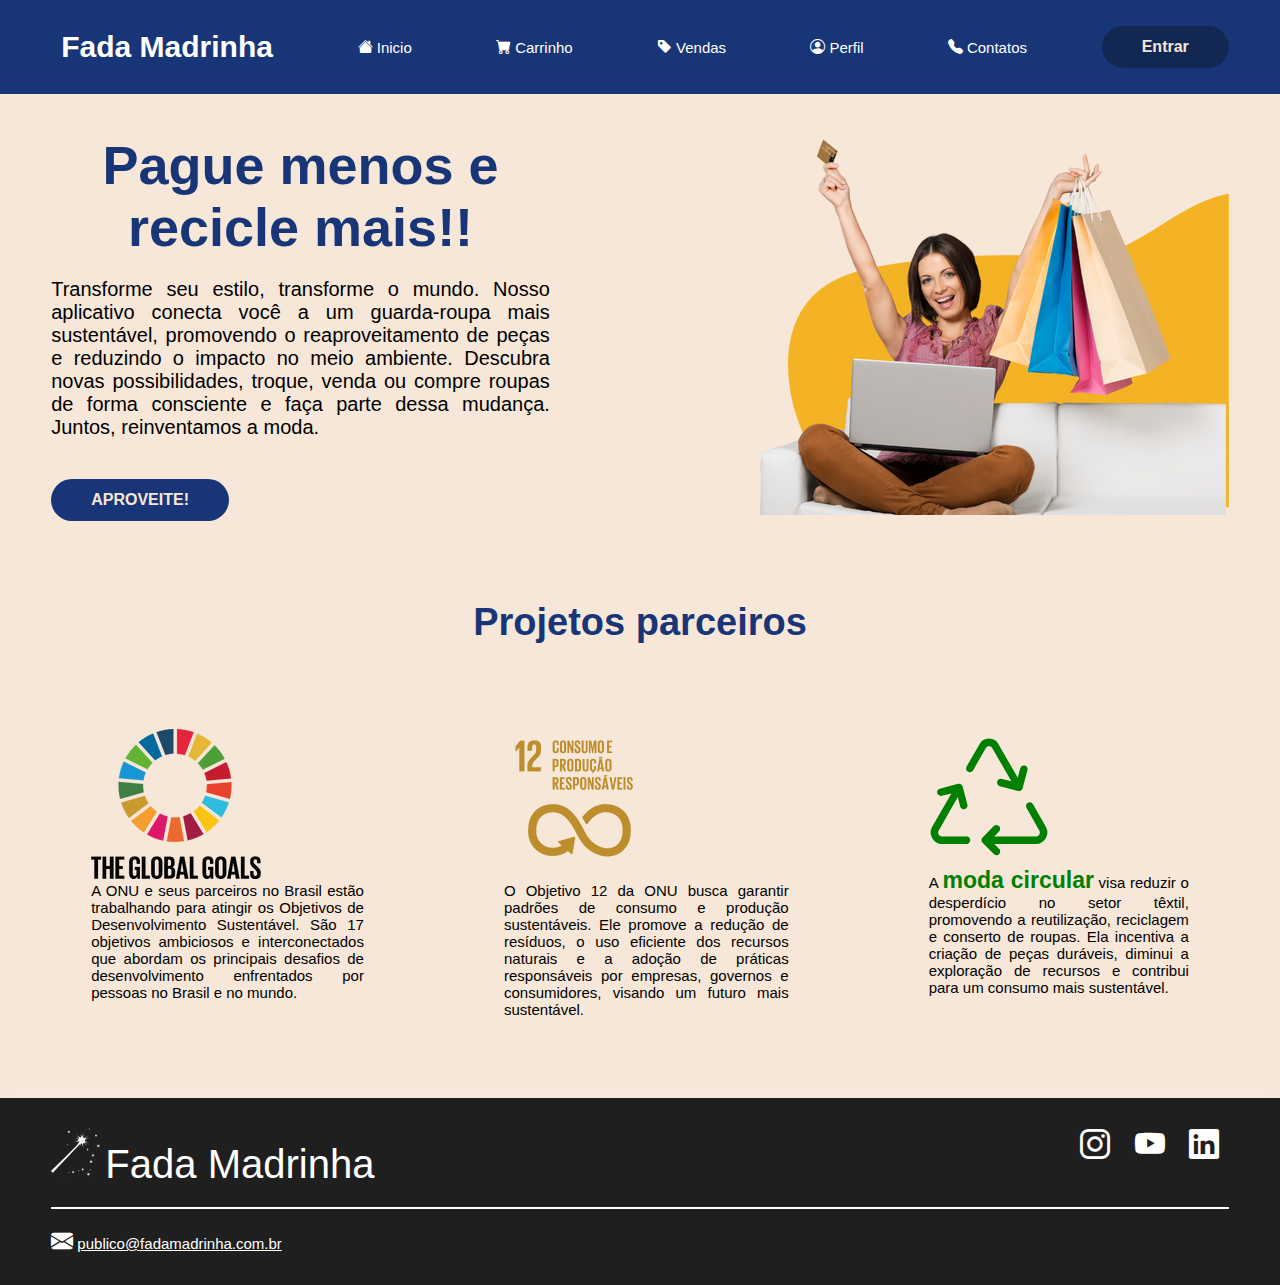
<file: index.html>
<!DOCTYPE html>
<html lang="pt-br">
<head>
    <meta charset="UTF-8">
    <meta name="viewport" content="width=device-width, initial-scale=1.0">
    <link rel="shortcut icon" href="favicon_io/favicon.ico" type="image/x-icon">
    <link rel="stylesheet" href="style.css">
    <link rel="stylesheet" href="https://cdn.jsdelivr.net/npm/bootstrap-icons@1.11.3/font/bootstrap-icons.min.css">
        
    <title>Fada Madrinha</title>
</head>
<body>
    <header><!--Cabeçalho-->
        <div class="interface">
            <div class="logo">
                <a href="index.html">
                    <h1 >Fada Madrinha</h1>
                </a>
            </div>
            <nav class="menu"><!--tudo que está no cabeçario lateral  -->
                <ul>
                    <li>
                        <a href="Inicial.html" target="_self">
                            <i class="bi bi-house-fill"></i>
                            <span class="txt-link">Inicio</span>
                        </a>
                    </li>
                    <li><!--Carrinho-->
                        <a href="carrinho.html" target="_self">
                            <i class="bi bi-cart-fill"></i> 
                            <span class="txt-link">Carrinho</span>
                        </a>
                    </li>
                    <li><!--Vendas-->
                        <a href="vendas.html" target="_self">
                            <i class="bi bi-tag-fill"></i>
                            <span class="txt-link">Vendas</span>   
                        </a>
                    </li>
                    <li><!--Perfil-->
                        <a href="perfil.html" target="_self">
                            <i class="bi bi-person-circle"></i>
                            <span class="txt-link">Perfil</span>
                        </a>
                    </li>
                    <li><!--Contatos-->
                        <a href="#Contatos"> 
                            <i class="bi bi-telephone-fill"></i>
                            <span class="txt-link">Contatos</span>
                        </a> 
                    </li>
                </ul>
            </nav>  
            <div class="botoes">
                <a href="Login.html">
                    <button>Entrar</button>
                </a>
                
            </div>
        </div>
    </header>

    <main>
        <section class="topo-do-site">
            <div class="inteface">
                <div class="flex">
                    <div class="txt-topo-site">
                        <h1>Pague menos e recicle mais!!</h1>
                        <p>Transforme seu estilo, transforme o mundo.
                            Nosso aplicativo conecta você a um guarda-roupa mais sustentável, promovendo o reaproveitamento de peças e reduzindo o impacto no meio ambiente. Descubra novas possibilidades, troque, venda ou compre roupas de forma consciente e faça parte dessa mudança. Juntos, reinventamos a moda.</p>
                        <div class="btn-aproveite">
                            <a href="Inicial.html">
                                <button>APROVEITE!</button>
                            </a>
                        </div>
                    </div>
                    <div class="img-topo-site">
                        <img src="./images/index/Mulher sentada - Inicial.png" alt="">
                    </div>
                </div>
            </div>
        </section><!--Topo-do-site-->
        
        <section class="ods">
            <div class="interface">
                <h2>Projetos parceiros</h2>
                <div class="flex">
                    <div class="projetos-box">
                        <img src="images/index/ODS ONU.png" alt="">

                        <p>A ONU e seus parceiros no Brasil estão trabalhando para atingir os Objetivos de Desenvolvimento Sustentável. São 17 objetivos ambiciosos e interconectados que abordam os principais desafios de desenvolvimento enfrentados por pessoas no Brasil e no mundo.</p>
                    </div><!--projetos-box-->
                    <div class="projetos-box">
                        <img src="images/index/ODS 12.png" alt="">

                        
                        <p>O Objetivo 12 da ONU busca garantir padrões de consumo e produção sustentáveis. Ele promove a redução de resíduos, o uso eficiente dos recursos naturais e a adoção de práticas responsáveis por empresas, governos e consumidores, visando um futuro mais sustentável.</p>
                    </div><!--projetos-box-->
                    <div class="projetos-box">
                        <i class="bi bi-recycle"></i>
                        <p>A <span>moda circular</span> visa reduzir o desperdício no setor têxtil, promovendo a reutilização, reciclagem e conserto de roupas. Ela incentiva a criação de peças duráveis, diminui a exploração de recursos e contribui para um consumo mais sustentável.</p>
                    </div><!--projetos-box-->
                </div>
            </div><!--interface-->
        </section><!--Ods-->
    </main>

    <footer class="Contatos">
        <div class="interface">
            <div class="line-footer">
                <div class="flex">
                    <div class="logo-footer">
                        <img src="images/Fada.png" alt="Logotipo Fada Madrinha">
                        <span>Fada Madrinha</span>
                    </div><!--logo-footer-->
                    <div class="btn-social">
                        <a href="https://www.instagram.com/" target="_blank"><button><i class="bi bi-instagram"></i></button></a>
                        <a href="https://www.youtube.com/" target="_blank"><button><i class="bi bi-youtube"></i></button></a>
                        <a href="https://www.linkedin.com/" target="_blank"><button><i class="bi bi-linkedin"></i></button></a>
                    </div><!--btn-social-->
                </div>
            </div><!--line-footer-->

            <div class="line-footer borda">
                <p><i class="bi bi-envelope-fill"></i> <a href="mailto: publico@fadamadrinha.com.br">publico@fadamadrinha.com.br</a></p>
            </div><!--line-footer-->
        </div><!--interface-->
    </footer>

</body>
</html>
</file>
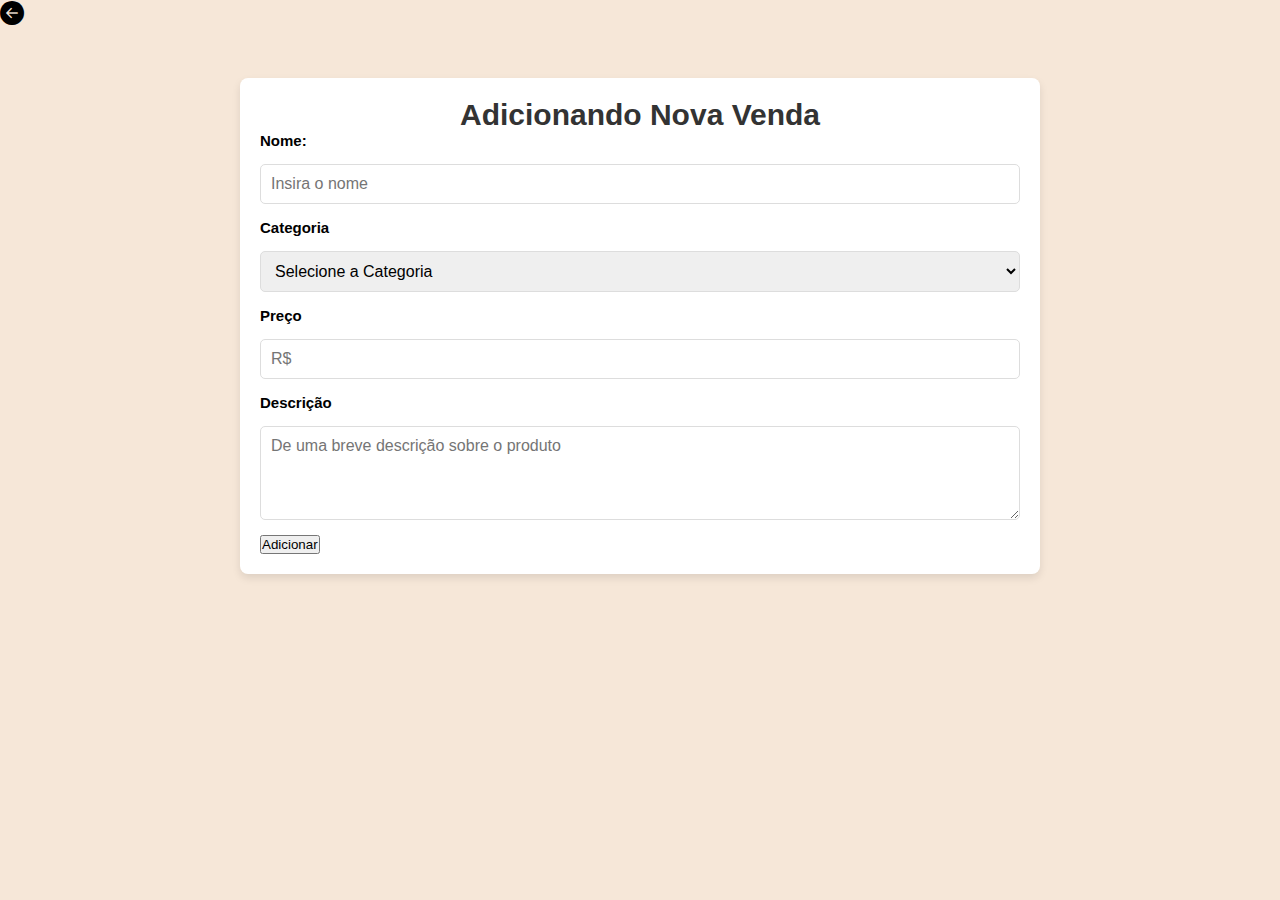
<file: addVendas.html>
<!DOCTYPE html>
<html lang="pt-br">
<head>
    <meta charset="UTF-8">
    <meta name="viewport" content="width=device-width, initial-scale=1.0">
    <link rel="shortcut icon" href="favicon_io/favicon.ico" type="image/x-icon">
    <link rel="stylesheet" href="style.css">
    <link rel="stylesheet" href="https://cdn.jsdelivr.net/npm/bootstrap-icons@1.11.3/font/bootstrap-icons.min.css">
    <style>
        

    </style>
    <title>Nova Venda - Fada Madrinha</title>
</head>
<body>

    <main>
        <div class="back">
            <a href="vendas.html" target="_self">
                <i class="bi bi-arrow-left-circle-fill"></i>
            </a>
        </div>
        <div class="container-addVendas">
            <h1>Adicionando Nova Venda</h1>
    
            <form class="salesForm">
                <label for="itemName">Nome:</label>
                <input type="text" id="itemName" name="itemName" placeholder="Insira o nome" required>
    
                <label for="itemCategory">Categoria</label>
                <select id="itemCategory" name="itemCategory" required>
                    <option value="">Selecione a Categoria</option>
                    <option value="Usada">Usada</option>
                    <option value="Nova">Nova</option>
                    <option value="Semi-nova">Semi-nova</option>
                    <option value="Com defeito">Com defeito</option>
                    <option value="Outro">Outro</option>
                </select>
    
                <label for="itemPrice">Preço</label>
                <input type="number" id="itemPrice" name="itemPrice" placeholder="R$" required>
    
                <label for="itemDescription">Descrição</label>
                <textarea id="itemDescription" name="itemDescription" placeholder="De uma breve descrição sobre o produto" rows="4"></textarea>
    
                <a href="btn-addVendas">
                    <button type="submit">Adicionar</button>
                </a>
            </form>
        </div>
    </main>
</body>
</html>
</file>
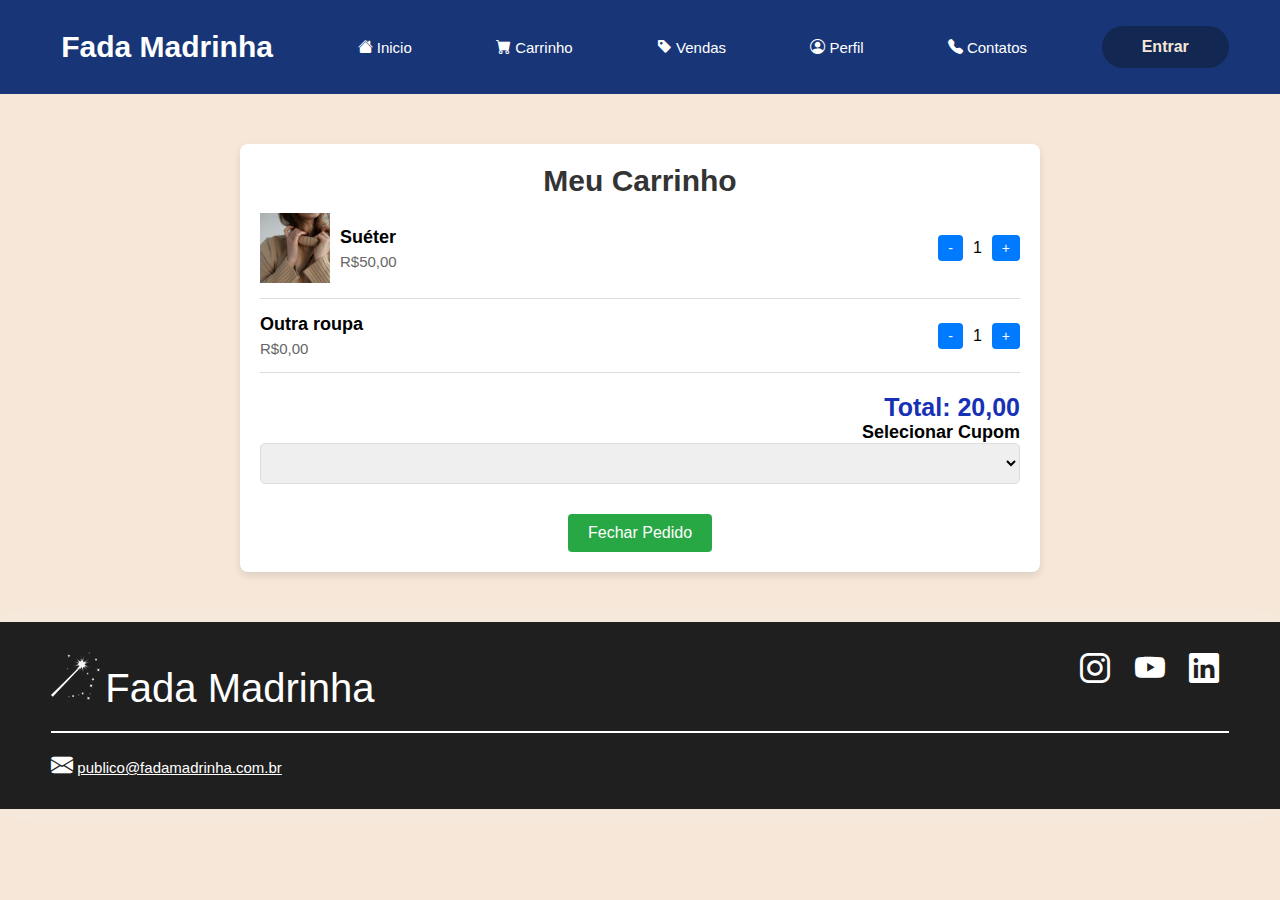
<file: carrinho.html>
<!DOCTYPE html>
<html lang="pt-br">
<head>
    <meta charset="UTF-8">
    <meta name="viewport" content="width=device-width, initial-scale=1.0">
    <link rel="shortcut icon" href="favicon_io/favicon.ico" type="image/x-icon">
    <link rel="stylesheet" href="style.css">
    <link rel="stylesheet" href="https://cdn.jsdelivr.net/npm/bootstrap-icons@1.11.3/font/bootstrap-icons.min.css">
    <title>Carrinho - Fada Madrinha</title>
    <style>

    </style>
</head>
<body class="bd-carrinho">
    <header><!--Cabeçalho-->
        <div class="interface">
            <div class="logo">

                <a href="index.html">
                    <h1 >Fada Madrinha</h1>
                </a>
            </div>
            <nav class="menu"><!--tudo que está no cabeçario lateral  -->
                <ul>
                    <li>
                        <a href="Inicial.html" target="_self">
                            <i class="bi bi-house-fill"></i>
                            <span class="txt-link">Inicio</span>
                        </a>
                    </li>
                    <li><!--Carrinho-->
                        <a href="carrinho.html" target="_self">
                            <i class="bi bi-cart-fill"></i> 
                            <span class="txt-link">Carrinho</span>
                        </a>
                    </li>
                    <li><!--Vendas-->
                        <a href="vendas.html" target="_self">
                            <i class="bi bi-tag-fill"></i>
                            <span class="txt-link">Vendas</span>   
                        </a>
                    </li>
                    <li><!--Perfil-->
                        <a href="perfil.html" target="_self">
                            <i class="bi bi-person-circle"></i>
                            <span class="txt-link">Perfil</span>
                        </a>
                    </li>
                    <li><!--Contatos-->
                        <a href="#Contatos"> 
                            <i class="bi bi-telephone-fill"></i>
                            <span class="txt-link">Contatos</span>
                        </a> 
                    </li>
                </ul>
            </nav>  
            <div class="botoes">
                <a href="Login.html">
                    <button>Entrar</button>
                </a>
                
            </div>
        </div>
    </header>
    <main>
        <div class="cont">
            <h1>Meu Carrinho</h1>
    
            <div class="cart-item">
                <div class="item-details">
                    <img src="images/sueter_200x200px.png" alt="um suéter bege">
                    <div class="txt">
                        <h3>Suéter</h3>
                        <p>R$50,00</p>
                    </div>
                </div>
                <div class="item-quantity">
                    <button>-</button>
                    <span>1</span>
                    <button>+</button>
                </div>
            </div>
    
            <div class="cart-item">
                <div class="item-details">
                    <div class="txt">
                        <h3>Outra roupa</h3>
                        <p>R$0,00</p>
                    </div>
                </div>
                <div class="item-quantity">
                    <button>-</button>
                    <span>1</span>
                    <button>+</button>
                </div>
            </div>
    
            <div class="total">
                <h2>Total: 20,00</h2>
                <h4>Selecionar Cupom</h4>
                <form action="carrinho.php" method="get">
                    <select name="cupom" id="icupom">
                        <option></option>
                        <option value="10">15% off na primeira compra</option>
                        <option value="15">10% off</option>
                    </select>
                    <br>
                    <div class="checkout">
                        <input type="submit" value="Fechar Pedido">

                    </div>
                </form>
            </div>
        </div>
    </main> 
    

<footer class="Contatos">
    <div class="interface">
        <div class="line-footer">
            <div class="flex">
                <div class="logo-footer">
                    <img src="images/Fada.png" alt="Logotipo Fada Madrinha">
                    <span>Fada Madrinha</span>
                </div><!--logo-footer-->
                <div class="btn-social">
                    <a href="https://www.instagram.com/" target="_blank"><button><i class="bi bi-instagram"></i></button></a>
                    <a href="https://www.youtube.com/" target="_blank"><button><i class="bi bi-youtube"></i></button></a>
                    <a href="https://www.linkedin.com/" target="_blank"><button><i class="bi bi-linkedin"></i></button></a>
                </div><!--btn-social-->
            </div>
        </div><!--line-footer-->

        <div class="line-footer borda">
            <p><i class="bi bi-envelope-fill"></i> <a href="mailto: publico@fadamadrinha.com.br">publico@fadamadrinha.com.br</a></p>
        </div><!--line-footer-->
    </div><!--interface-->
</footer>
<script>
    function clicou(){
        window.alert ('Somando o valor de todos os produtos')
    }

    function total(){
        let quant = window.prompt //quantidade de peças no carrinho
        let n1 = Number(window.prompt)// valor do item 1
        let soma = (n1 + n2)
        let res = document.getElementById('situacao')
        res.innerHTML += <p>`O valor total do pedido é ${soma}`.</p>
    }
</script>
</body>
</html>
</file>
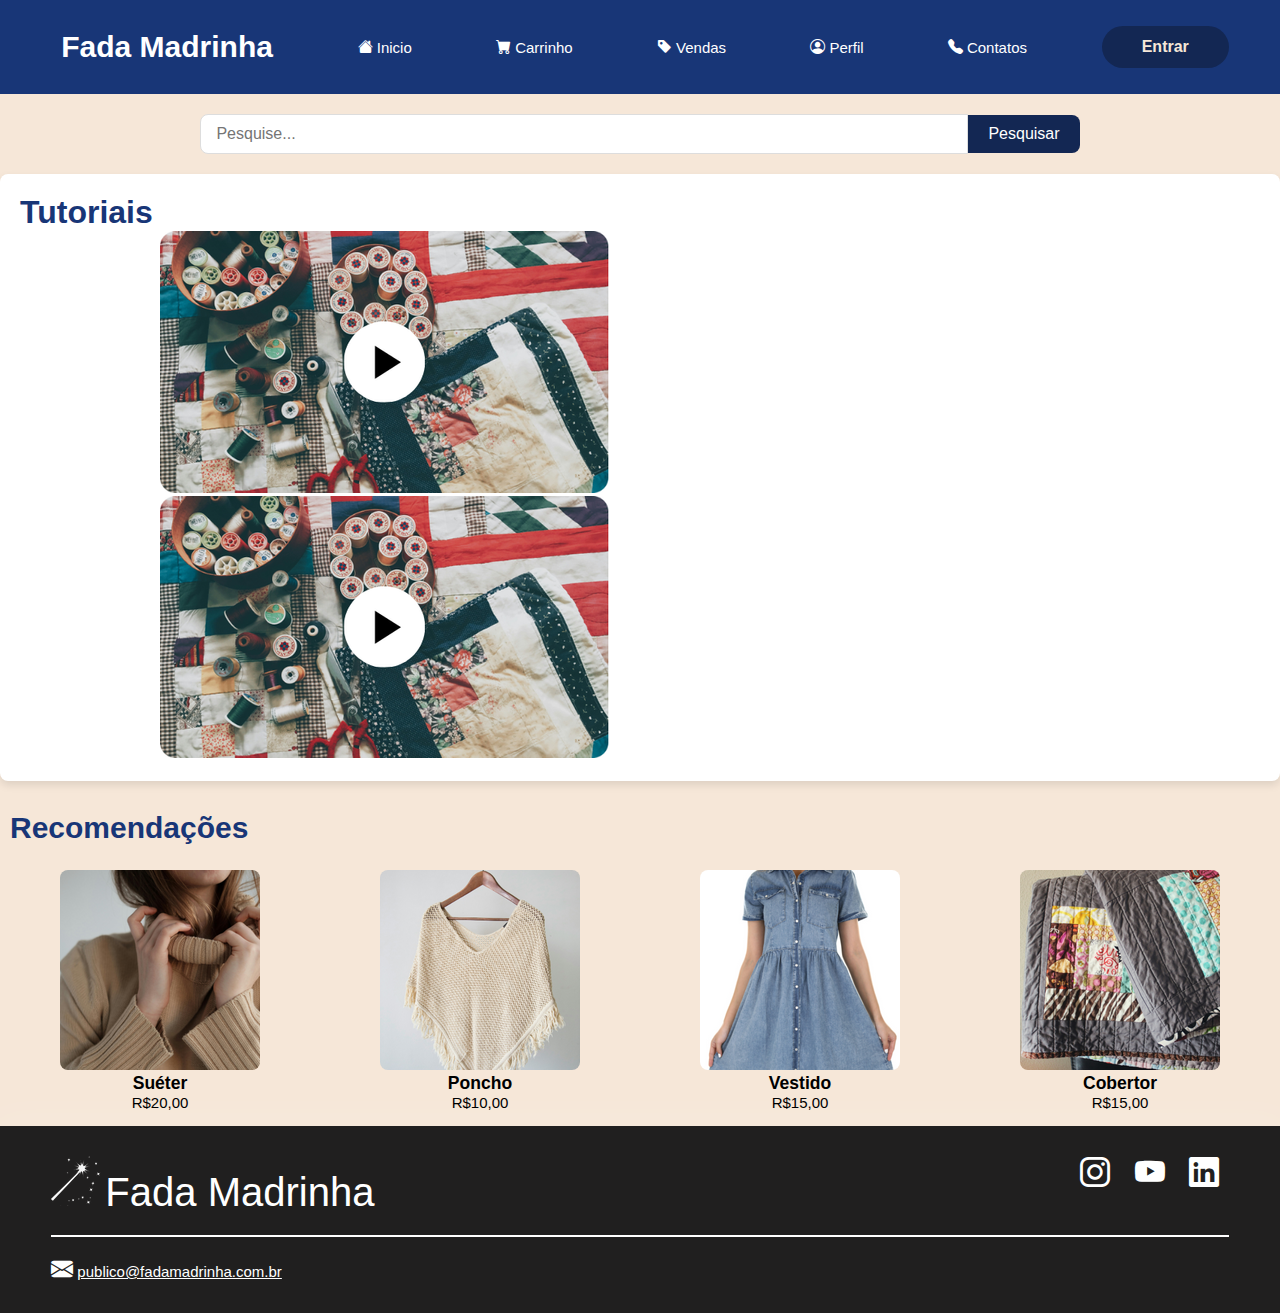
<file: Inicial.html>
<!DOCTYPE html>
<html lang="pt-br">
<head>
    <meta charset="UTF-8">
    <meta name="viewport" content="width=device-width, initial-scale=1.0">
    <link rel="shortcut icon" href="favicon_io/favicon.ico" type="image/x-icon">
    <link rel="stylesheet" href="style.css">
    <link rel="stylesheet" href="https://cdn.jsdelivr.net/npm/bootstrap-icons@1.11.3/font/bootstrap-icons.min.css">
    <title>Página Inicial - Fada Madrinha </title>
    <style>


        
    </style>
</head>
<body>
    
    <header><!--Cabeçalho--> 
        <div class="interface">
            <div class="logo">

                <a href="index.html">
                    <h1 >Fada Madrinha</h1>
                
                </a>
            </div>
            <nav class="menu"><!--tudo que está no cabeçario lateral  -->
                <ul>
                    <li>
                        <a href="Inicial.html" target="_self">
                            <i class="bi bi-house-fill"></i>
                            <span class="txt-link">Inicio</span>
                        </a>
                    </li>
                    <li><!--Carrinho-->
                        <a href="carrinho.html" target="_self">
                            <i class="bi bi-cart-fill"></i> 
                            <span class="txt-link">Carrinho</span>
                        </a>
                    </li>
                    <li><!--Vendas-->
                        <a href="vendas.html" target="_self">
                            <i class="bi bi-tag-fill"></i>
                            <span class="txt-link">Vendas</span>   
                        </a>
                    </li>
                    <li><!--Perfil-->
                        <a href="perfil.html" target="_self">
                            <i class="bi bi-person-circle"></i>
                            <span class="txt-link">Perfil</span>
                        </a>
                    </li>
                    <li><!--Contatos-->
                        <a href="#Contatos"> 
                            <i class="bi bi-telephone-fill"></i>
                            <span class="txt-link">Contatos</span>
                        </a> 
                    </li>
                </ul>
            </nav>  
            <div class="botoes">
                <a href="Login.html">
                    <button>Entrar</button>
                </a>
                
            </div>
        </div>
    </header>  

    <main>
        <div class="search-bar">
            <input type="text" placeholder="Pesquise...">
            <button>Pesquisar</button>
        </div>
        <section class="coint">

            <div class="videos">
                <h2>Tutoriais</h2>
                <div class="video-grid">
                    <a href="https://www.youtube.com/watch?v=6kZMl7A7XWQ" target ="_blank" rel="next">
                        <img src="images/capavideo.png" alt="tutoriais">
                        <img src="images/capavideo.png" alt="tutoriais">
                    </a>
                </div>
            </div>
        </section>
     
        <section>
            <table><!--Roupas a venda-->
                <caption>Recomendações</caption>
                <tr>
                    <td>
                        <a href="produto001.html" target="_self"><!--Suéter-->
                            <div>
                                <img src="images/sueter_200x200px.png" alt="um suéter bege">
                                <h3>Suéter</h3>
                                <p>R$20,00</p>
                            </div> 
                        </a>
                    </td>
                    <td>
                        <a href="" target="_self"><!--Poncho-->
                            <div>
                                <img src="images/poncho_200x200px.png" alt="um poncho de cor clara">
                                <h3>Poncho</h3>
                                <p>R$10,00</p>
                            </div> 
                        </a>
                    </td>
                    <td>
                        <a href="" target="_self"><!--Vestido-->
                            <div>
                                <img src="images/vestido_200x200px.png" alt="um vestido jeans">
                                <h3>Vestido</h3>
                                <p>R$15,00</p>
                            </div>
                        </a>
                    </td>
                    <td>
                        <a href="" target="_self"><!--Cobertor-->
                            <div>
                                <img src="images/cobertor_200x200px.png" alt="um cobertor de tricô">
                                <h3>Cobertor</h3>
                                <p>R$15,00</p>
                            </div> 
                        </a>
                    </td>
             </tr>
            </table>
        </section>
    </main>
    
    <footer class="Contatos">
        <div class="interface">
            <div class="line-footer">
                <div class="flex">
                    <div class="logo-footer">
                        <img src="images/Fada.png" alt="Logotipo Fada Madrinha">
                        <span>Fada Madrinha</span>
                    </div><!--logo-footer-->
                    <div class="btn-social">
                        <a href="https://www.instagram.com/" target="_blank"><button><i class="bi bi-instagram"></i></button></a>
                        <a href="https://www.youtube.com/" target="_blank"><button><i class="bi bi-youtube"></i></button></a>
                        <a href="https://www.linkedin.com/" target="_blank"><button><i class="bi bi-linkedin"></i></button></a>
                    </div><!--btn-social-->
                </div>
            </div><!--line-footer-->

            <div class="line-footer borda">
                <p><i class="bi bi-envelope-fill"></i> <a href="mailto: publico@fadamadrinha.com.br">publico@fadamadrinha.com.br</a></p>
            </div><!--line-footer-->
        </div><!--interface-->
    </footer>

    <script src="scripts.js"></script>
</body>
</html>
</file>
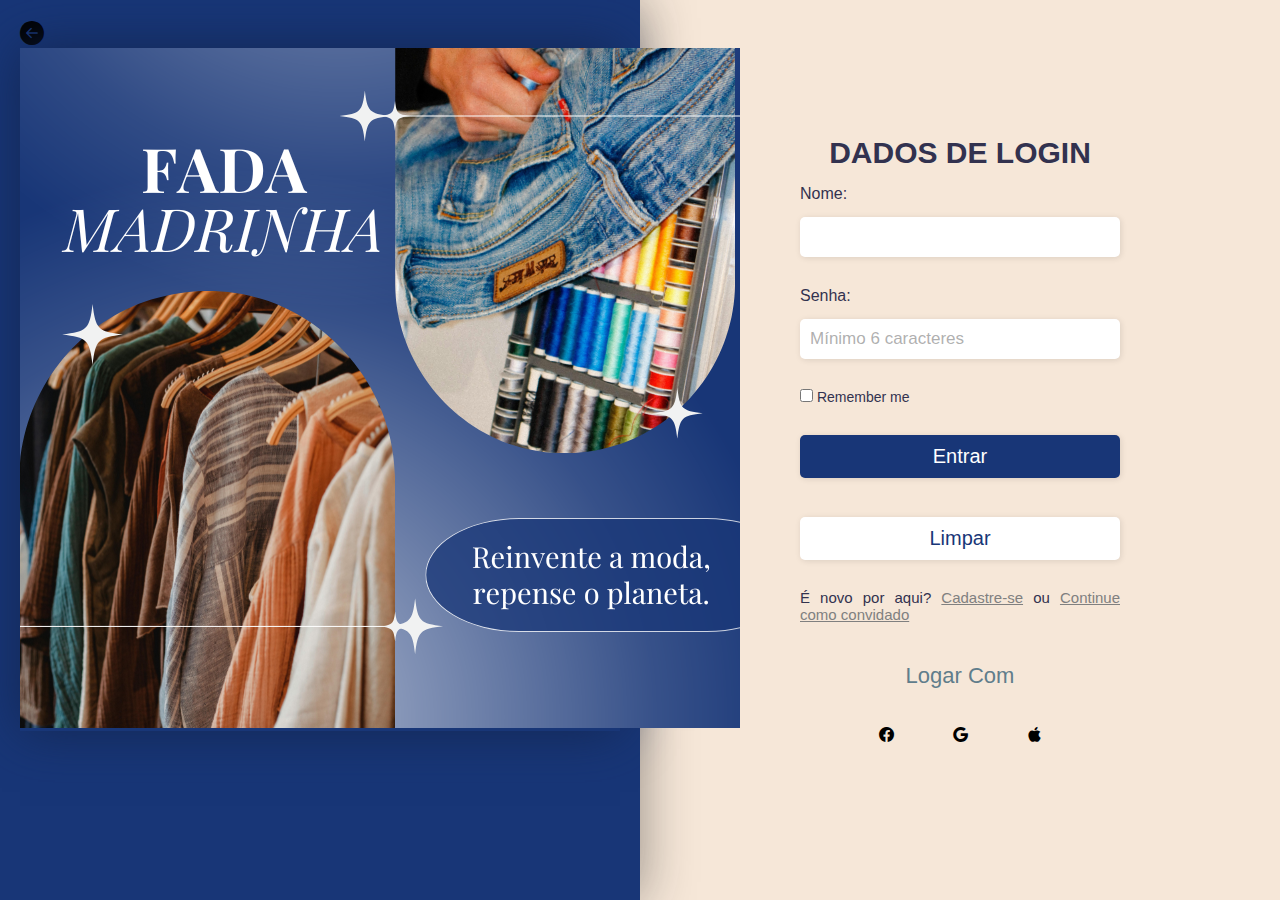
<file: Login.html>
<!DOCTYPE html>
<html lang="pt-br">
<head>
    <meta charset="UTF-8">
    <meta name="viewport" content="width=device-width, initial-scale=1.0">
    <link rel="shortcut icon" href="favicon_io/favicon.ico" type="image/x-icon">
    <link rel="stylesheet" href="style.css">
    <link rel="stylesheet" href="https://cdn.jsdelivr.net/npm/bootstrap-icons@1.11.3/font/bootstrap-icons.min.css">

    
    <title>Login</title>
</head>
<body>
    <div class="container-login">
        <div class="img-box">
            <div class="back">
                <a href="index.html" target="_self">
                    <i class="bi bi-arrow-left-circle-fill"></i>
                </a>
            </div>
            <div class="img-borda">
                <img src="images/image-login.png" alt=""><!--Imagem-->
            </div>
        </div><!--img-box-->
        <div class="content-box">
            <div class="form-box">
                <form id="Logar">
                    <legend>Dados de Login</legend>
                    <div class="input-box">
                        <label for="nome">Nome:</label>
                        <input type="text" id="nome" name="nome" required >
                    </div>
                    <div class="input-box">
                        <label for="senha-box">Senha:</label>
                        <input type="password" required minlength="6" placeholder="Mínimo 6 caracteres">
                    </div>
                    <div class="remember">
                        <label>
                            <input type="checkbox"> Remember me
                        </label>
                    
                    </div>
                    <div class="input-box">
                        <input type="submit" value="Entrar">
                    </div>
                    <div class="input-box">
                        <input type="reset" value="Limpar">
                    </div>
                    <div class="input-box">
                        <p>É  novo por aqui? <a href="Registro.html" target="_self">Cadastre-se</a> ou <a href="Inicial.html" target="_self">Continue como convidado</a></p>
                     </div>
                    
                </form>
                <h3>Logar Com</h3>
                <ul class="ul">
                    <li><i class="bi bi-facebook"></i></li>
                    <li><i class="bi bi-google"></i></li>
                    <li><i class="bi bi-apple"></i></li>
                </ul>
            </div><!--form-box-->
        </div><!--content-box-->
    </div><!--Container-login-->
    <script src="scripts.js"></script>
    
</body>

</html>
</file>
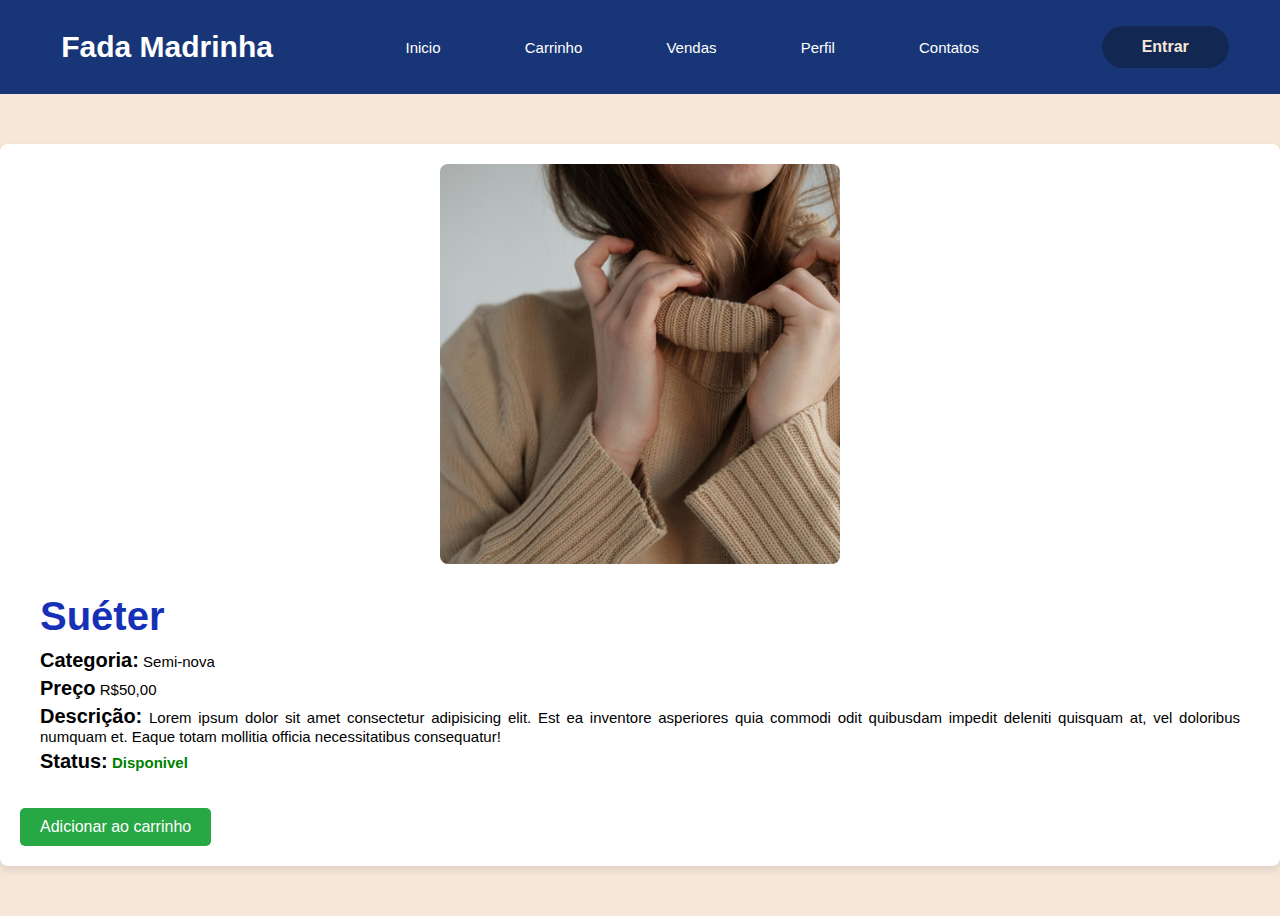
<file: produto001.html>
<!DOCTYPE html>
<html lang="pt-br">
<head>
    <meta charset="UTF-8">
    <meta name="viewport" content="width=device-width, initial-scale=1.0">
    <link rel="shortcut icon" href="favicon_io/favicon.ico" type="image/x-icon">
    <link rel="stylesheet" href="style.css">
    <title>Suéter - Fada Madrinha</title>
    <style>
        h2{
            font-size: 40px;
        }
        strong{
            font-size: 20px;
        }
        .container-Produto span{
            color: green;
            font-weight: bold;
        }
    </style>
</head>
<body>
    <header><!--Cabeçalho--> 
        <div class="interface">
            <div class="logo">

                <a href="index.html">
                    <h1 >Fada Madrinha</h1>
                
                </a>
            </div>
            <nav class="menu"><!--tudo que está no cabeçario lateral  -->
                <ul>
                    <li>
                        <a href="Inicial.html" target="_self">
                            <i class="bi bi-house-fill"></i>
                            <span class="txt-link">Inicio</span>
                        </a>
                    </li>
                    <li><!--Carrinho-->
                        <a href="carrinho.html" target="_self">
                            <i class="bi bi-cart-fill"></i> 
                            <span class="txt-link">Carrinho</span>
                        </a>
                    </li>
                    <li><!--Vendas-->
                        <a href="vendas.html" target="_self">
                            <i class="bi bi-tag-fill"></i>
                            <span class="txt-link">Vendas</span>   
                        </a>
                    </li>
                    <li><!--Perfil-->
                        <a href="perfil.html" target="_self">
                            <i class="bi bi-person-circle"></i>
                            <span class="txt-link">Perfil</span>
                        </a>
                    </li>
                    <li><!--Contatos-->
                        <a href="#Contatos"> 
                            <i class="bi bi-telephone-fill"></i>
                            <span class="txt-link">Contatos</span>
                        </a> 
                    </li>
                </ul>
            </nav>  
            <div class="botoes">
                <a href="Login.html">
                    <button>Entrar</button>
                </a>
                
            </div>
        </div>
    </header>  

    <main class="container-Produto">
    
            <div class="product-details">
                <img src="images/sueter_500x500px.png" alt="Product Image">
    
                <div class="product-info">
                    <h2>Suéter</h2>
                    <p><strong>Categoria:</strong> Semi-nova</p>
                    <p><strong>Preço</strong> R$50,00</p>
                    <p><strong>Descrição:</strong> Lorem ipsum dolor sit amet consectetur adipisicing elit. Est ea inventore asperiores quia commodi odit quibusdam impedit deleniti quisquam at, vel doloribus numquam et. Eaque totam mollitia officia necessitatibus consequatur!</p>
                    <p><strong>Status:</strong> <span>Disponivel</span></p>
                </div>
            </div>
    
            <div class="action-buttons">
                <button class="add-to-cart" onclick="addToCart()">Adicionar ao carrinho</button>
            </div>
    </main>
    <script src="scripts.js"></script>
</body>
</html>
</file>
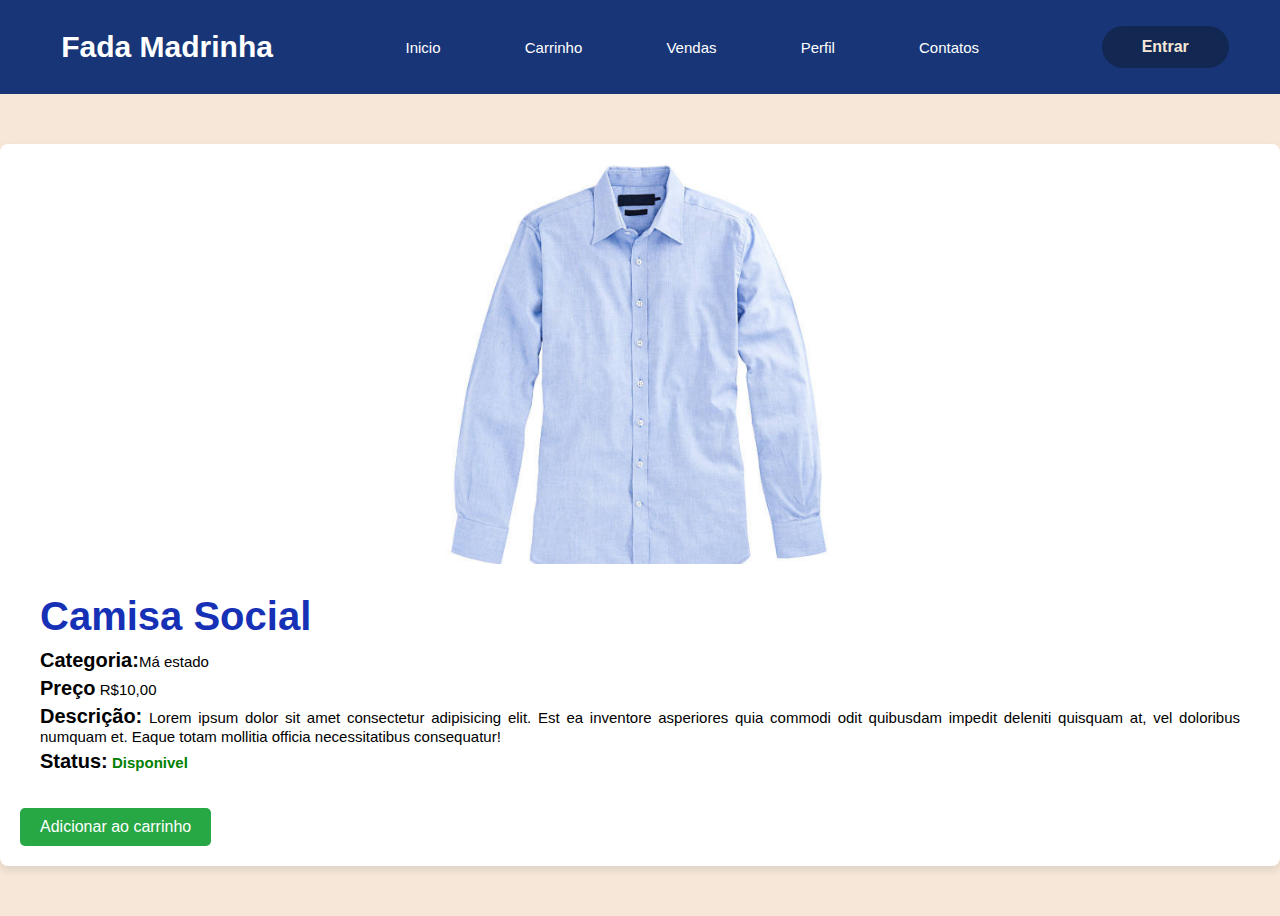
<file: produto002.html>
<!DOCTYPE html>
<html lang="pt-br">
<head>
    <meta charset="UTF-8">
    <meta name="viewport" content="width=device-width, initial-scale=1.0">
    <link rel="shortcut icon" href="favicon_io/favicon.ico" type="image/x-icon">
    <link rel="stylesheet" href="style.css">
    <title>Camisa Social - Fada Madrinha</title>
    <style>
        h2{
            font-size: 40px;
        }
        strong{
            font-size: 20px;
        }
        .container-Produto span{
            color: green;
            font-weight: bold;
        }
    </style>
</head>
<body>
    <header><!--Cabeçalho--> 
        <div class="interface">
            <div class="logo">

                <a href="index.html">
                    <h1 >Fada Madrinha</h1>
                
                </a>
            </div>
            <nav class="menu"><!--tudo que está no cabeçario lateral  -->
                <ul>
                    <li>
                        <a href="Inicial.html" target="_self">
                            <i class="bi bi-house-fill"></i>
                            <span class="txt-link">Inicio</span>
                        </a>
                    </li>
                    <li><!--Carrinho-->
                        <a href="carrinho.html" target="_self">
                            <i class="bi bi-cart-fill"></i> 
                            <span class="txt-link">Carrinho</span>
                        </a>
                    </li>
                    <li><!--Vendas-->
                        <a href="vendas.html" target="_self">
                            <i class="bi bi-tag-fill"></i>
                            <span class="txt-link">Vendas</span>   
                        </a>
                    </li>
                    <li><!--Perfil-->
                        <a href="perfil.html" target="_self">
                            <i class="bi bi-person-circle"></i>
                            <span class="txt-link">Perfil</span>
                        </a>
                    </li>
                    <li><!--Contatos-->
                        <a href="#Contatos"> 
                            <i class="bi bi-telephone-fill"></i>
                            <span class="txt-link">Contatos</span>
                        </a> 
                    </li>
                </ul>
            </nav>  
            <div class="botoes">
                <a href="Login.html">
                    <button>Entrar</button>
                </a>
                
            </div>
        </div>
    </header>  

    <main class="container-Produto">
    
            <div class="product-details">
                <img src="images/social_500x500px.png" alt="Product Image">
    
                <div class="product-info">
                    <h2>Camisa Social</h2>
                    <p><strong>Categoria:</strong>Má estado</p>
                    <p><strong>Preço</strong> R$10,00</p>
                    <p><strong>Descrição:</strong> Lorem ipsum dolor sit amet consectetur adipisicing elit. Est ea inventore asperiores quia commodi odit quibusdam impedit deleniti quisquam at, vel doloribus numquam et. Eaque totam mollitia officia necessitatibus consequatur!</p>
                    <p><strong>Status:</strong> <span>Disponivel</span></p>
                </div>
            </div>
    
            <div class="action-buttons">
                <button class="add-to-cart" onclick="addToCart()">Adicionar ao carrinho</button>
            </div>
    </main>
    <script src="scripts.js"></script>
</body>
</html>
</file>
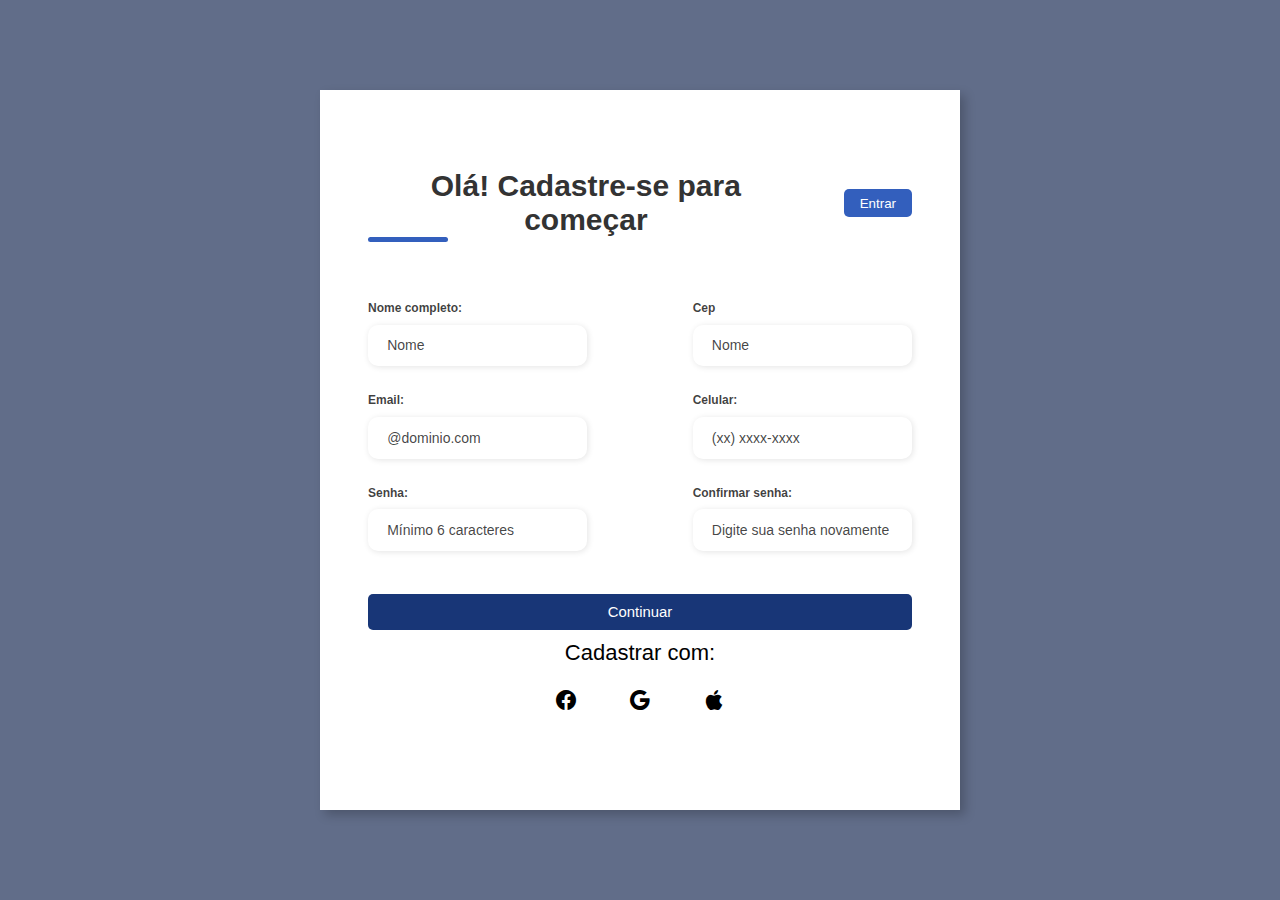
<file: Registro.html>
<!DOCTYPE html>
<html lang="pt-br">
<head>
    <meta charset="UTF-8">
    <meta name="viewport" content="width=device-width, initial-scale=1.0">
    <link rel="shortcut icon" href="favicon_io/favicon.ico" type="image/x-icon">
    <link rel="stylesheet" href="style.css">
    <link rel="stylesheet" href="https://cdn.jsdelivr.net/npm/bootstrap-icons@1.11.3/font/bootstrap-icons.min.css">

    <title>Registro</title>
    <style>

    </style>
</head>
<body class="Acessar">
    <div class="container">
        <div class="form-image">
            <img src="images/image-cadastro.png" alt="">
        </div>
        <div class="form">
           
            <div class="form-header">
                <div class="title">
                    <h1>Olá! Cadastre-se para começar</h1>
                </div>
                <div class="login-button">
                        <a href="Login.html">
                            <button>Entrar</button>
                        </a>
                </div>
            </div>

            <form>
                
                <div class="input-group">
                    <div class="input-box">
                        <label for="nome-box">Nome completo:</label>
                        <input type="text" required placeholder="Nome" >
                    </div>
                    <div class="input-box">
                        <label for="cep-box">Cep</label>
                        <input type="text" required placeholder="Nome" >
                    </div>
                    
                    <div class="input-box">
                        <label for="email-box">Email:</label>
                        <input type="email" required placeholder="@dominio.com" >
                    </div>

                    <div class="input-box">
                        <label for="celular-box">Celular:</label>
                        <input type="tel" pattern="^\(\d{2}) \d{4,5}-\d{4}$" placeholder="(xx) xxxx-xxxx" >
                    </div>

                    <div class="input-box">
                        <label for="senha-box">Senha:</label>
                        <input type="password" required minlength="6" placeholder="Mínimo 6 caracteres">
                    </div>


                    <div class="input-box">
                        <label for="confSenha-box">Confirmar senha:</label>
                        <input type="password" required placeholder="Digite sua senha novamente">
                    </div>

                </div>

                <div class="continue-button">
                    <button><a href="Login.html">Continuar</a> </button>
                </div>
            </form>
            <h3>Cadastrar com:</h3>
                <ul class="ul">
                    <li><i class="bi bi-facebook"></i></li>
                    <li><i class="bi bi-google"></i></li>
                    <li><i class="bi bi-apple"></i></li>
                </ul>
        </div><!--Form-->
    </div><!--Container-->
</body>
</html>
</file>
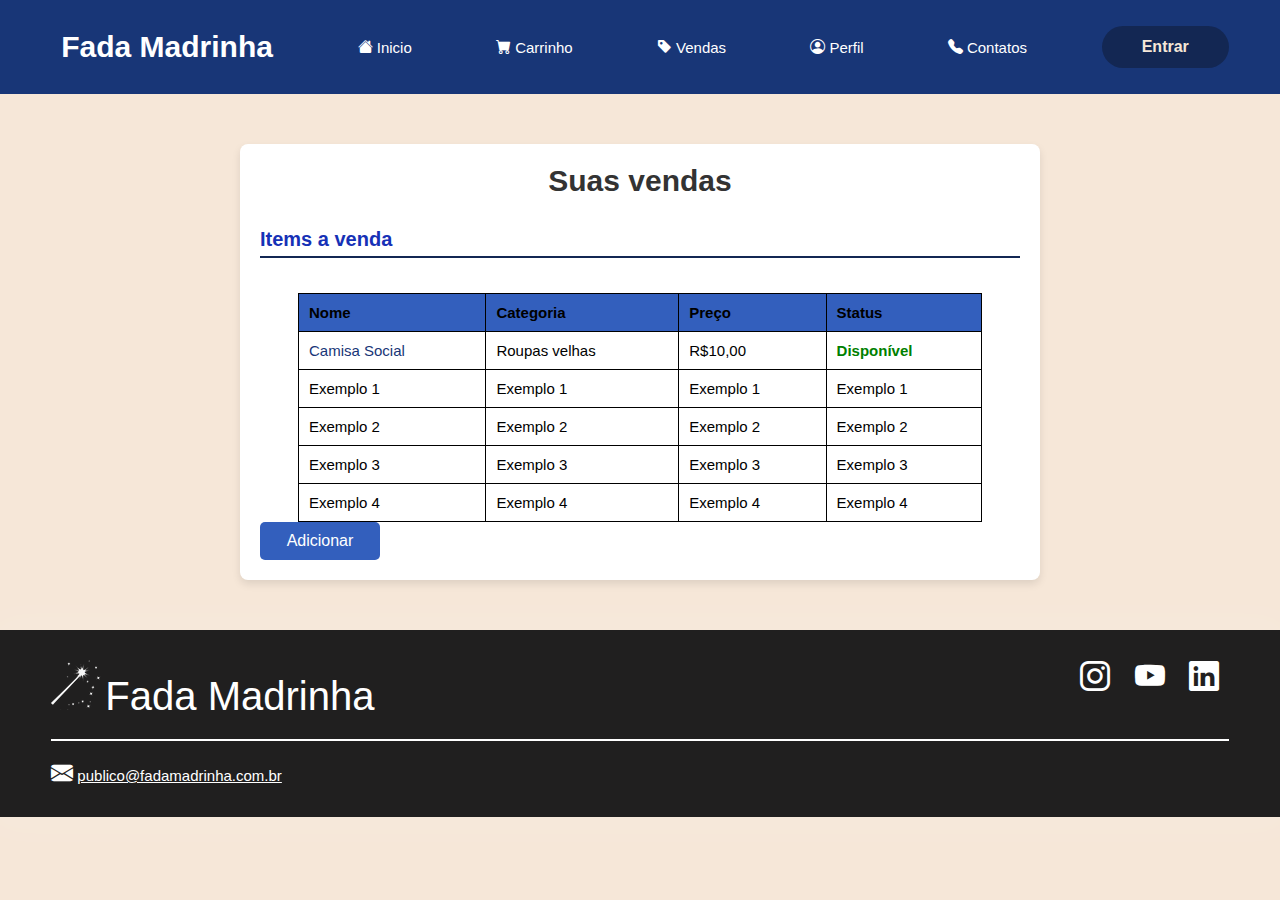
<file: vendas.html>
<!DOCTYPE html>
<html lang="pt-br">
<head>
    <meta charset="UTF-8">
    <meta name="viewport" content="width=device-width, initial-scale=1.0">
    <link rel="shortcut icon" href="favicon_io/favicon.ico" type="image/x-icon"> 
    <link rel="stylesheet" href="style.css">
    <link rel="stylesheet" href="https://cdn.jsdelivr.net/npm/bootstrap-icons@1.11.3/font/bootstrap-icons.min.css">
    <title>Status de vendas - Fada Madrinha</title>
    <style>



    </style>
</head>
<body>
    <header><!--Cabeçalho-->
        <div class="interface">
            <div class="logo">

                <a href="index.html">
                    <h1 >Fada Madrinha</h1>
                </a>
            </div>
            <nav class="menu"><!--tudo que está no cabeçario lateral  -->
                <ul>
                    <li>
                        <a href="Inicial.html" target="_self">
                            <i class="bi bi-house-fill"></i>
                            <span class="txt-link">Inicio</span>
                        </a>
                    </li>
                    <li><!--Carrinho-->
                        <a href="carrinho.html" target="_self">
                            <i class="bi bi-cart-fill"></i> 
                            <span class="txt-link">Carrinho</span>
                        </a>
                    </li>
                    <li><!--Vendas-->
                        <a href="vendas.html" target="_self">
                            <i class="bi bi-tag-fill"></i>
                            <span class="txt-link">Vendas</span>   
                        </a>
                    </li>
                    <li><!--Perfil-->
                        <a href="perfil.html" target="_self">
                            <i class="bi bi-person-circle"></i>
                            <span class="txt-link">Perfil</span>
                        </a>
                    </li>
                    <li><!--Contatos-->
                        <a href="#Contatos"> 
                            <i class="bi bi-telephone-fill"></i>
                            <span class="txt-link">Contatos</span>
                        </a> 
                    </li>
                </ul>
            </nav>  
            <div class="botoes">
                <a href="Login.html">
                    <button>Entrar</button>
                </a>
                
            </div>
        </div>
    </header>
    <main class="main-vendas">
        <h1>Suas vendas</h1>
        <div class="status">
            <h2>Items a venda</h2>
            <table class="tbl-vendas">
                <thead>
                    <tr>
                        <th>Nome</th>
                        <th>Categoria</th>
                        <th>Preço</th>
                        <th>Status</th>
                    </tr>
                </thead>
                <tbody id="itemList">
                    <tr>
                        <td><a href="produto002.html">
                            Camisa Social
                        </a></td>
                        <td>Roupas velhas</td>
                        <td>R$10,00</td>
                        <td><span style="color:green; font-weight: bold;">Disponível</span></td>
                    </tr>
                    <tr> 
                        <td>Exemplo 1</td>
                        <td>Exemplo 1</td>
                        <td>Exemplo 1</td>
                        <td>Exemplo 1</td>                                                
                    </tr>
                    <tr> 
                        <td>Exemplo 2</td>
                        <td>Exemplo 2</td>
                        <td>Exemplo 2</td>
                        <td>Exemplo 2</td>                                                
                    </tr>
                    <tr> 
                        <td>Exemplo 3</td>
                        <td>Exemplo 3</td>
                        <td>Exemplo 3</td>
                        <td>Exemplo 3</td>                                                
                    </tr>
                    <tr> 
                        <td>Exemplo 4</td>
                        <td>Exemplo 4</td>
                        <td>Exemplo 4</td>
                        <td>Exemplo 4</td>                                                
                    </tr>

                </tbody>
            </table>
            <a href="addVendas.html" target="_self" class="btn-addVendas">
                <button style="width: 120px;">Adicionar</button>
            </a>
            
        </div>
    </main>
    

    <footer class="Contatos">
        <div class="interface">
            <div class="line-footer">
                <div class="flex">
                    <div class="logo-footer">
                        <img src="images/Fada.png" alt="Logotipo Fada Madrinha">
                        <span>Fada Madrinha</span>
                    </div><!--logo-footer-->
                    <div class="btn-social">
                        <a href="https://www.instagram.com/" target="_blank"><button><i class="bi bi-instagram"></i></button></a>
                        <a href="https://www.youtube.com/" target="_blank"><button><i class="bi bi-youtube"></i></button></a>
                        <a href="https://www.linkedin.com/" target="_blank"><button><i class="bi bi-linkedin"></i></button></a>
                    </div><!--btn-social-->
                </div>
            </div><!--line-footer-->

            <div class="line-footer borda">
                <p><i class="bi bi-envelope-fill"></i> <a href="mailto: publico@fadamadrinha.com.br">publico@fadamadrinha.com.br</a></p>
            </div><!--line-footer-->
        </div><!--interface-->
    </footer>
</body>
</html>
</file>
<file: style.css>
:root {
    --cor-principal: #183677; /* Cor azul escuro */
    --cor-principal-escura: #132753;
    --cor-de-fundo: #f6e7d8;       /* Bege claro */
    --cor-roxa: #32324f;
    --cor-principal-clara: #335fbd;
}
/*geral*/
*{
    margin: 0;
    padding: 0;
    box-sizing: border-box;
    font-family: 'Poppins', sans-serif;
}

body{
    background-color:var(--cor-de-fundo);
    font-family:  'Courier New', Courier, monospace ;
    font-size: 15px;
    text-align: justify;
}
a{
    color: white;
}

/*HEADER*/
header {
    padding: 20px 4%;
    background-color: var(--cor-principal);
}

header> .interface {
    display: flex;
    align-items: center;
    justify-content: space-between;
}

header a {
    color: white;
    text-decoration: none;
    display: inline-block;
    transition: .2s;
}

header nav.menu a:hover {
    color: black;
    transform: scale(1.05);
}
header .interface .logo{
    margin: 10px;
    flex-direction: row;
    
}
header nav ul {
    list-style-type: none;
}

header nav.menu ul li {
    display: inline-block;
    padding: 0 40px;
}
header h1{
    color: white;
    align-self: baseline;
}

.botoes button{
    padding: 12px 40px;
    font-size: 16px;
    font-weight: 600;
    background-color: var(--cor-principal-escura);
    border: 0;
    border-radius: 30px;
    cursor: pointer;
    transition: .2s;
    color: var(--cor-de-fundo);
}

button:hover,
form .botoes input:hover {
    box-shadow: 0px 0px 8px var(--cor-principal);
    transition: .2s;
}

h1{
    font-family: 'Franklin Gothic Medium', 'Arial Narrow', Arial, sans-serif;
    font-size: 30px;
    color: var(--cor-principal) ;
}

h2{
    font-family: 'Franklin Gothic Medium', 'Arial Narrow', Arial, sans-serif;
    font-size: 25px;
    color:#1631B6;
}

h3{
    color: black;
}

/*Página Index*/


.interface {
    max-width: 1280px;
    margin: 0 auto;
}

.flex {
    display: flex;
}


/*Parte topo*/
section.topo-do-site{
    padding: 40px 4%;
}
.flex{
    display: flex;
}
section.topo-do-site .flex{
    align-items: center;
    justify-content: center;
    gap: 210px;
}
.topo-do-site h1{   
    color: var(--cor-principal);
    font-size: 54px;
    margin: 0px;
}
.topo-do-site p{
    font-family:  'Franklin Gothic Medium', 'Arial Narrow', Arial, sans-serif;
    margin: 20px 0px 40px;
    font-size: 20px;
}
.btn-aproveite button{
    padding: 12px 40px;
    font-size: 16px;
    font-weight: 600;
    background-color: var(--cor-principal);
    border: 0;
    border-radius: 30px;
    cursor: pointer;
    transition: .2s;
    color: var(--cor-de-fundo);
}

button:hover,
form .btn-aproveite input:hover {
    box-shadow: 0px 0px 8px var(--cor-principal);
    transform: scale(1.05);
}
.topo-do-site .img-topo-site img {
    position: relative;
    animation: flutuar 2s ease-in-out infinite alternate;
}


@keyframes flutuar {
    0% {
        top: 0;
    }

    100% {
        top: 30px;
    }
}

/*Bloco da ODS*/

section.ods {
    padding: 40px 4%;
}

section.ods .flex {
    gap: 60px;
}

.ods .projetos-box {
    color: black;
    padding: 40px;
    border-radius: 20px;
    margin-top: 45px;
    transition: .2s;
}

.ods .projetos-box:hover {
    transform: scale(1.05);
    box-shadow: 0 0 50px #23232378;
}

.ods .projetos-box i {
    font-size: 120px;
    color: green;
}


.ods .projetos-box span {
    font-size: 23px;
    color: green;
    font-weight: bold;
    margin: 15px 0;
}

.ods h2 {
    color: var(--cor-principal);
    font-size: 38px;
    text-align: center;
}
/* Página Inicial */
.search-bar {
    margin: 20px 0px 0px 0px;
    display: flex;
    justify-content: center;
    align-items: center;
}

.search-bar input[type="text"] {
    width: 60%;
    padding: 10px 15px;
    font-size: 16px;
    border: 1px solid #ddd;
    border-radius: 8px 0 0 8px;
    outline: none;
}

.search-bar button {
    padding: 10px 20px;
    font-size: 16px;
    color: #fff;
    background-color: var(--cor-principal-escura);
    border: none;
    border-radius: 0 8px 8px 0;
    cursor: pointer;
}

.search-bar button:hover {
    background-color: var(--cor-principal-clara);
}
    /*Tabelas  */
.coint {
    width: 100%;
    margin: 20px auto;
    padding: 20px;
    background: #fff;
    box-shadow: 0 4px 8px rgba(0, 0, 0, 0.1);
    border-radius: 8px;
}


caption{
    font-family: 'Franklin Gothic Medium', 'Arial Narrow', Arial, sans-serif;
    text-align: left;
    font-size: 2.0em;
    font-weight: bold;
    padding: 10px;
    color: var(--cor-principal);
    border-top-width: 10px;
    border-top: var(--cor-principal);
}
h1 {
    text-align: center;
    color: #333;
}
.videos{
    display: flex;
    flex-direction: column;
    padding: auto;
    
}
.videos img{
    margin: 0px 140px;
}

.videos h2 {
    font-size: 32px;
    color: var(--cor-principal);
}

.video-grid {
    display: grid;
    grid-template-columns: repeat(auto-fit, minmax(300px, 1fr));
    gap: 20px;
}

.video-grid iframe {
    width: 100%;
    height: 200px;
    border: none;
    border-radius: 8px;
}

table {
    width: 100%;
    border-collapse: collapse;
    margin-top: 20px;
}
table p{
    color: black;
}
table a{
    text-decoration: none;
}

td {
    padding: 15px;
    text-align: center;
}


td img {
    width: 200px;
    border-radius: 8px;
}

td button {
    background: #007bff;
    color: black;
    border: none;
    padding: 10px 15px;
    cursor: pointer;
    border-radius: 4px;
    font-size: 14px;
}

td button:hover {
    background: #0056b3;
}    

/*Login*/
.container-login {
    position: relative;
    width: 100%;
    height: 100vh;
    display: flex;
}
.back i{
    font-size: 24px;
    transition: 0.2s;
    color: black;
}
.back i:hover {
    transform: scale(1.2);
}
.img-box {
    width: 50%;
    height: 100%;
    background-color: var(--cor-principal);
    padding: 20px;
    display: flex;
    flex-direction: column;
    box-shadow: 0 0 50px #23232378; 
}
.img-box .img-borda{
    box-shadow: 0 0 50px var(--cor-principal-escura); 
    
}

.content-box {
    display: flex;
    justify-content: center;
    align-items: center;
    width: 50%;
    height: 100%;
}

.content-box .form-box {
    width: 50%;
}

.content-box .form-box .ul {
    display: flex;
    align-items: center;
    justify-content: center;
}

.content-box .form-box .ul li {
    list-style: none;
    width: 60px;
    height: 60px;
    display: flex;
    justify-content: center;
    align-items: center;
    border-radius: 50%;
    margin: 0 7px;
    cursor: pointer;
    transition: 0.3s;
}

.content-box .form-box legend {
    color: var(--cor-roxa);
    font-weight: 600;
    font-size: 2em;
    text-transform: uppercase;
    margin-bottom: 15px;
    text-align: center;
}

.content-box .form-box .input-box {
    margin-bottom: 20px;
}

.content-box .form-box .input-box input {
    width: 100%;
    padding: 10px;
    outline: none;
    font-weight: 400;
    border: none;
    font-size: 17px;
    color: var(--cor-roxa);
    background-color: white;
    border-radius: 5px;
}

.content-box .form-box .input-box label {
    font-size: 16px;
    margin-bottom: 5px;
    display: inline-block;
    color: var(--cor-roxa);
    font-weight: 400;
}

.content-box .form-box .input-box input::placeholder {
    color: rgba(128, 128, 128, 0.633);
}

.content-box .form-box .input-box input[type=submit] {
    width: 100%;
    background: var(--cor-principal);
    color: #fff;
    outline: none;
    border: none;
    font-weight: 500;
    cursor: pointer;
    font-size: 20px;
    transition: 0.3s;
}

.content-box .form-box .input-box input[type=submit]:hover {
    background: var(--cor-principal-escura);
}
.content-box .form-box .input-box input[type=reset] {
    width: 100%;
    background: white;
    color: var(--cor-principal);
    outline: none;
    border: none;
    font-weight: 500;
    cursor: pointer;
    font-size: 20px;
    transition: 0.3s;
}

.content-box .form-box .input-box input[type=reset]:hover {
    background: rgb(210, 208, 208);
}

.content-box .form-box .remember{
    margin-bottom: 20px;
    color: var(--cor-roxa);
    font-weight: 400;
    font-size: 14px;
    cursor: pointer;
    display: flex;
    justify-content: space-between;
}

.content-box .form-box .input-box p {
    color: var(--cor-roxa);
}
.content-box .form-box .input-box p a{
    color: gray;
}

.content-box .form-box .input-box p a:hover{
    color: var(--cor-principal);
}
.content-box .form-box h3
{
    color: #607d8b;
    text-decoration: none;
    margin: 40px 0 15px;
    font-weight: 500;
    text-align: center;
    font-size: 22px;
}

    /*Responsivo*/
@media (max-width:868px) {
    .container-login .img-box{
        display: none;
    }
    .container-login .content-box{
        width: 100%;
    }
    .container-login .content-box .form-box{
        width: 100%;
        padding: 40px;
        background: white;
        margin: 50px;
    } 
    .container-login .content-box .form-box h3{
        margin: 30px 0 10px;
    } 
}
@media (max-width:450px) {
    .container-login .content-box .form-box .remember{
        flex-wrap: wrap;
    }
    .container-login .content-box .form-box .remember a{
        margin-top: 20px;
    }
    
}

/*Cadastar*/
.Acessar{
    padding: 0;
    margin: 0;
    box-sizing: border-box;
    font-family: 'Inter', sans-serif;
    width: 100%;
    height: 100vh;
    display: flex;
    justify-content: center;
    align-items: center;
    background: #10234da9;
}

.container {
    width: 80%;
    height: 80vh;
    display: flex;
    box-shadow: 5px 5px 10px rgba(0, 0, 0, 0.212);
}

.form-image {
    width: 50%;
    display: flex;
    justify-content: center;
    align-items: center;
    background-color: #fde3a7d7;
    padding: 1rem;
    
}


.form-image img {
    width: 200%;
}

.form {
    width: 50%;
    display: flex;
    flex-direction: column;
    justify-content: center;
    align-items: center;
    background-color: #fff;
    padding: 3rem;
}

.form-header {
    margin-bottom: 3rem;
    display: flex;
    justify-content: space-between;
    align-items: center;
}

.login-button {
    display: flex;
    margin-left: 40px;
}

.login-button button {
    border: none;
    background-color: var(--cor-principal-clara);
    padding: 0.4rem 1rem;
    border-radius: 5px;
    cursor: pointer;
    color: white;
}

.login-button button:hover {
    background-color: var(--cor-principal-escura)
}

.login-button button a {
    text-decoration: none;
    font-weight: 500;
    color: white;
}

.form-header h1::after {
    content: '';
    display: block;
    width: 5rem;
    height: 0.3rem;
    background-color: var(--cor-principal-clara);
    margin: 0 auto;
    position: absolute;
    border-radius: 10px;
}

.input-group {
    display: flex;
    flex-wrap: wrap;
    justify-content: space-between;
    padding: 1rem 0;
}

.input-box {
    display: flex;
    flex-direction: column;
    margin-bottom: 1.1rem;
}

.input-box input {
    margin: 0.6rem 0;
    padding: 0.8rem 1.2rem;
    border: none;
    border-radius: 10px;
    box-shadow: 1px 1px 6px #0000001c;
    font-size: 14px;
}

.input-box input:hover {
    background-color: #eeeeee75;
}

.input-box input:focus-visible {
    outline: 1px solid var(--cor-principal-clara);
}

.input-box label{
    font-size: 0.75rem;
    font-weight: 600;
    color: #000000c0;
}

.input-box input::placeholder {
    color: #000000be;
}


.continue-button button {
    width: 100%;
    
    border: none;
    background-color: var(--cor-principal);
    padding: 0.62rem;
    border-radius: 5px;
    cursor: pointer;
}

.continue-button button:hover {
    background-color: var(--cor-principal-clara);
}

.continue-button button a {
    text-decoration: none;
    font-size: 0.93rem;
    font-weight: 500;
    color: #fff;
}
.container .form .ul {
    display: flex;
    align-items: center;
    justify-content: center;
}

.container .form .ul li {
    list-style: none;
    width: 60px;
    height: 60px;
    display: flex;
    justify-content: center;
    align-items: center;
    border-radius: 50%;
    margin: 0 7px;
    cursor: pointer;
    transition: 0.3s;
}


.container .form h3
{
    color: black;
    text-decoration: none;
    margin: 10px 0 5px;
    font-weight: 500;
    text-align: center;
    font-size: 22px;
}
.container i{
    font-size: 20px;
    transition: 0.2s;
}
.container i:hover {
    transform: scale(1.2);
}

@media screen and (max-width: 1330px) {
    .form-image {
        display: none;
    }
    .container {
        width: 50%;
    }
    .form {
        width: 100%;
    }
}

@media screen and (max-width: 1064px) {
    .container {
        width: 90%;
        height: auto;
    }
    .input-group {
        flex-direction: column;
        z-index: 5;
        padding-right: 5rem;
        max-height: 10rem;
        overflow-y: scroll;
        flex-wrap: nowrap;
    }
    .gender-inputs {
        margin-top: 2rem;
    }
    .gender-group {
        flex-direction: column;
    }
    .gender-title h6 {
        margin: 0;
    }
    .gender-input {
        margin-top: 0.5rem;
    }
}
/*Rodapé*/
footer {
    padding: 10px 4%;
    box-shadow: 0 0 40px 10px #ffffff1d;
    background-color: rgb(32, 31, 31);
    margin: 0px 0px 0px 0px;
}

footer .flex {
    justify-content: space-between;
}

footer .line-footer {
    padding: 20px 0;
}
foorter .logo-footer{
    display: flex;
    align-items: center;
}
footer .logo-footer img{
    width: 50px;
}
footer .logo-footer span{
    font-family: 'Franklin Gothic Medium', 'Arial Narrow', Arial, sans-serif;
    color: white;
    font-size: 40px;
}

.borda {
    border-top: 2px solid white;
}

footer .line-footer p i {
    color: white;
    font-size: 22px;
    justify-content: baseline;
}

footer .btn-social button{
    background-color: rgb(32, 31, 31);
    border: 0;
    width: 50px;
    font-size: 30px;
    color: white;
}

footer .line-footer p a {
    color: #fff;
}

/* carrinho */
        

.cont {
    max-width: 800px;
    margin: 50px auto;
    padding: 20px;
    background: #fff;
    box-shadow: 0 4px 8px rgba(0, 0, 0, 0.1);
    border-radius: 8px;
}

.cont h1 {
    text-align: center;
    color: #333;
}

.cart-item {
    display: flex;
    justify-content: space-between;
    align-items: center;
    padding: 15px 0;
    border-bottom: 1px solid #ddd;
}

.cart-item:last-child {
    border-bottom: none;
}

.item-details {
    display: flex;
    align-items: center;
}
.cont img{
    height: 70px;
    width: 70px;
    margin-right: 10px;
}

.item-details h3 {
    margin: 0 0 5px;
    font-size: 18px;
}

.item-details p {
    margin: 0;
    color: #666;
}

.item-quantity {
    display: flex;
    align-items: center;
}

.item-quantity button {
    background: #007bff;
    color: #fff;
    border: none;
    padding: 5px 10px;
    cursor: pointer;
    border-radius: 4px;
    font-size: 14px;
}

.item-quantity span {
    margin: 0 10px;
    font-size: 16px;
}

.total {
    text-align: right;
    font-size: 18px;
    font-weight: bold;
    margin-top: 20px;
}

.checkout {
    text-align: center;
    margin-top: 30px;
}

.checkout input {
    background: #28a745;
    color: #fff;
    border: none;
    padding: 10px 20px;
    font-size: 16px;
    cursor: pointer;
    border-radius: 4px;
}

.checkout input:hover {
    background: #218838;
}

/* PERFIL */

.container-perfil {
    max-width: 800px;
    margin: 50px auto;
    padding: 20px;
    background: #fff;
    box-shadow: 0 4px 8px rgba(0, 0, 0, 0.1);
    border-radius: 8px;
}

.profile-header {
    display: flex;
    align-items: center;
    gap: 20px;
}

.profile-header img {
    width: 150px;
    height: 150px;
    border-radius: 50%;
}

.profile-header h1 {
    font-size: 24px;
    margin: 0;
    color: #555;
}

.section {
    margin-top: 30px;
}

.section h2 {
    font-size: 20px;
    margin-bottom: 15px;
    border-bottom: 2px solid #ddd;
    padding-bottom: 5px;
}

.info-list {
    list-style-type: none;
    padding: 0;
}

.info-list li {
    margin: 10px 0;
}

.info-list span {
    font-weight: bold;
}
/* Vendas */
.status {
    margin-top: 30px;
    display: flex;
    flex-direction: column;
}

.status h2 {
    font-size: 20px;
    margin-bottom: 15px;
    border-bottom: 2px solid var(--cor-principal-escura);
    padding-bottom: 5px;
}

.status table {
    width: 90%;
    border-collapse: collapse;
    align-self: center;
}

.status table th, .status table td {
    padding: 10px;
    text-align: left;
    border: 1px solid black;
}

.status table th {
    background-color: var(--cor-principal-clara);
}
.status td a{
    color: var(--cor-principal);
}
.status td a:hover{
    color: black;
    transform: scale(1.05);
}
.main-vendas{
    width: 800px;
    margin: 50px auto;
    padding: 20px;
    background: #fff;
    box-shadow: 0 4px 8px rgba(0, 0, 0, 0.1);
    border-radius: 8px;
}
.btn-addVendas button{
    padding: 10px 20px;
    font-size: 16px;
    color: #fff;
    background-color: var(--cor-principal-clara);
    border: none;
    border-radius: 5px;
    cursor: pointer;
}

.btn-addVendas button:hover {
    background-color: var(--cor-principal);
}
.container-addVendas{
    width: 800px;
    margin: 50px auto;
    padding: 20px;
    background: #fff;
    box-shadow: 0 4px 8px rgba(0, 0, 0, 0.1);
    border-radius: 8px;
}

.container-addVendas{
    width: 800px;
    margin: 50px auto;
    padding: 20px;
    background: #fff;
    box-shadow: 0 4px 8px rgba(0, 0, 0, 0.1);
    border-radius: 8px;
}

.container-addVendas form {
    display: flex;
    flex-direction: column;
    gap: 15px;
}

.container-addVendas label {
    font-weight: bold;
}

.container-addVendas input, select, textarea {
    padding: 10px;
    font-size: 16px;
    border: 1px solid #ddd;
    border-radius: 5px;
    width: 100%;
}
/* Detalhe Produto */

.container-Produto {
    width: 100%;
    margin: 50px auto;
    padding: 20px;
    background: #fff;
    box-shadow: 0 4px 8px rgba(0, 0, 0, 0.1);
    border-radius: 8px;
}
.product-details {
    display: flex;
    flex-direction: column;
    gap: 20px;
}

.product-details img {
    width: 100%;
    max-width: 400px;
    margin: 0 auto;
    display: block;
    border-radius: 8px;
}

.product-info {
    padding: 10px 20px;
}

.product-info h2 {
    margin: 0 0 10px;
}

.product-info p {
    margin: 5px 0;
}

.action-buttons {
    display: flex;
    gap: 10px;
    margin-top: 20px;
}

.action-buttons a, .action-buttons button {
    display: inline-block;
    padding: 10px 20px;
    font-size: 16px;
    text-decoration: none;
    border-radius: 5px;
    text-align: center;
}

.back-button {
    color: #fff;
    background-color: #007bff;
    border: none;
}

.back-button:hover {
    background-color: #0056b3;
}

.add-to-cart {
    color: #fff;
    background-color: #28a745;
    border: none;
    cursor: pointer;
}

.add-to-cart:hover {
    background-color: #218838;
}
</file>
